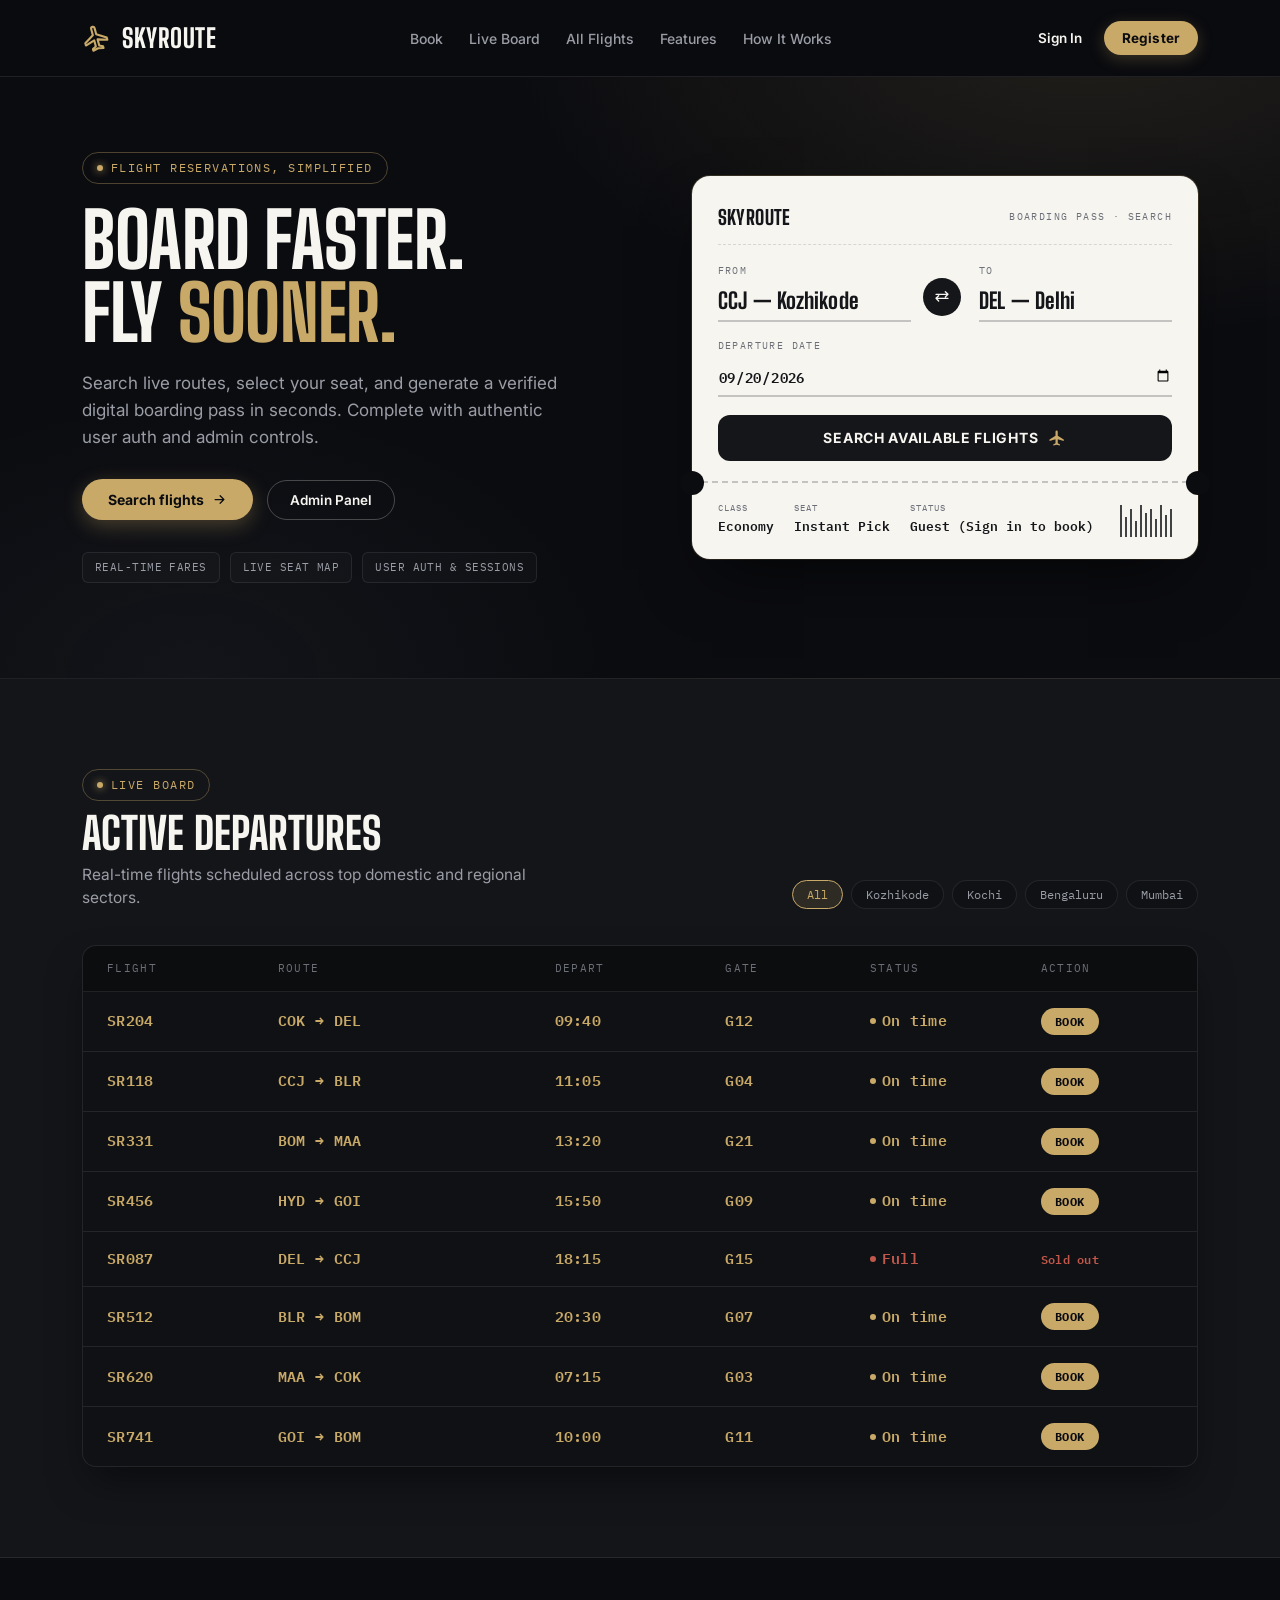
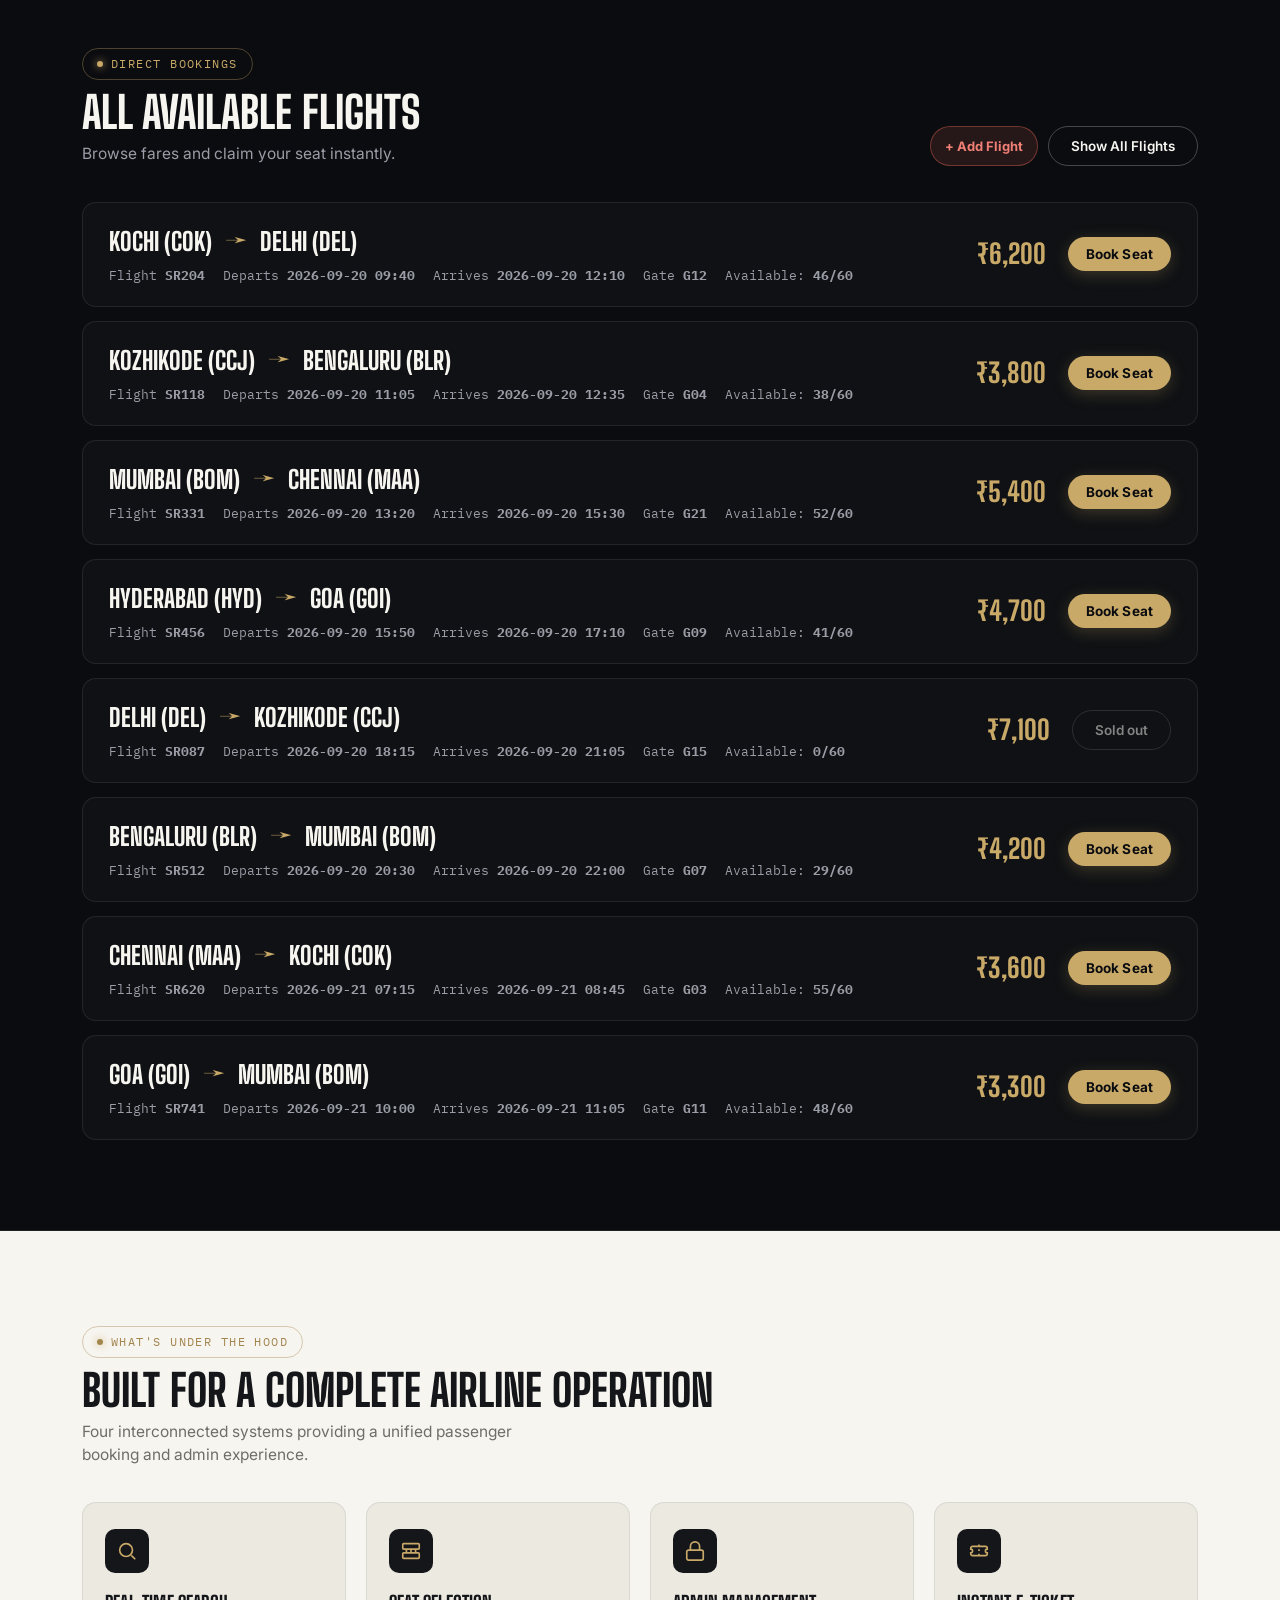
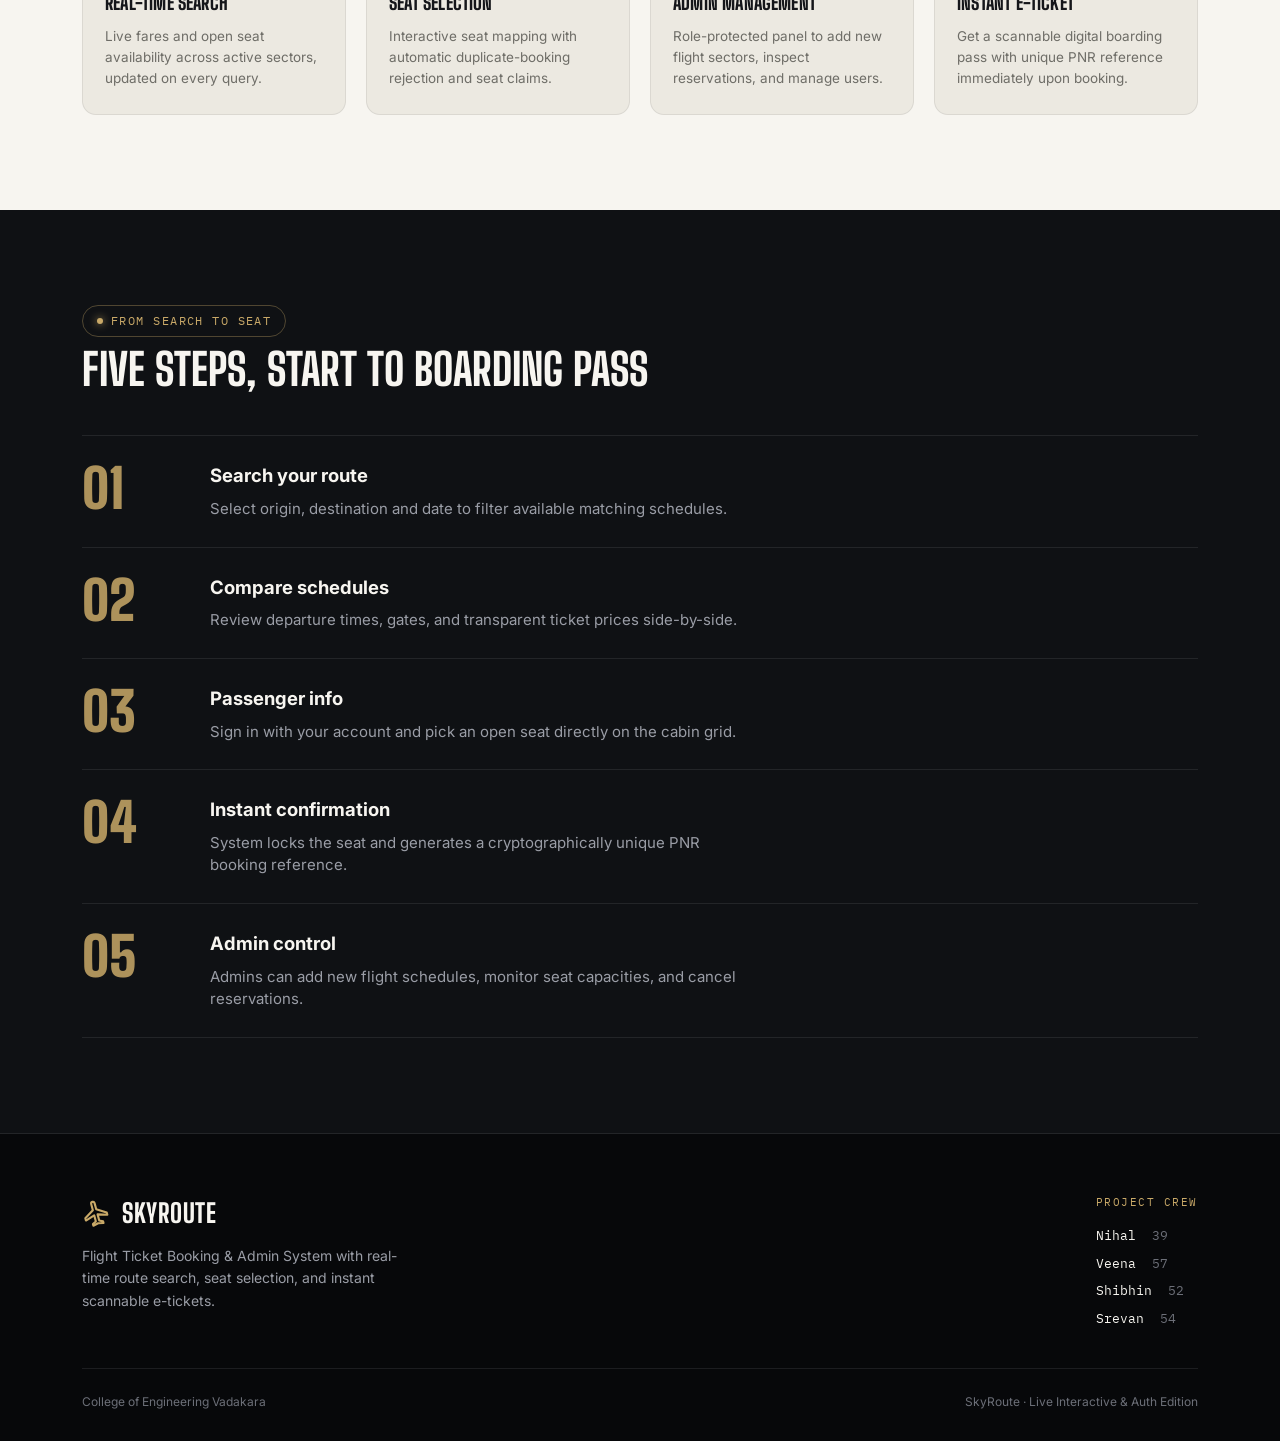
<file: index.html>
<!DOCTYPE html>
<html lang="en">
<head>
<meta charset="UTF-8">
<meta name="viewport" content="width=device-width, initial-scale=1.0">
<title>SkyRoute — Flight Ticket Booking & Auth System</title>
<meta name="description" content="SkyRoute flight ticket booking with full authentication, role-based admin controls, real-time route search, seat selection, and e-tickets.">
<link rel="preconnect" href="https://fonts.googleapis.com">
<link rel="preconnect" href="https://fonts.gstatic.com" crossorigin>
<link href="https://fonts.googleapis.com/css2?family=Big+Shoulders+Display:wght@700;800;900&family=IBM+Plex+Mono:wght@400;500;600;700&family=Inter:wght@400;500;600;700;800&display=swap" rel="stylesheet">
<style>
:root{
  --night:#0B0C10;
  --night-2:#131519;
  --night-3:#0F1114;
  --night-4:#07080A;
  --paper:#F7F5F0;
  --paper-2:#ECE9E1;
  --amber:#C9A968;
  --amber-dim:#A3854E;
  --sky:#8CA3B8;
  --ink:#15161A;
  --muted:#9A9DA6;
  --muted-2:#6C6F78;
  --line:rgba(154,157,166,0.14);
  --line-strong:rgba(201,169,104,0.3);
  --red:#C1584B;
  --green:#4CAF50;

  --f-display:'Big Shoulders Display', -apple-system, sans-serif;
  --f-body:'Inter', -apple-system, sans-serif;
  --f-mono:'IBM Plex Mono', monospace;
}

*{box-sizing:border-box; margin:0; padding:0;}
html{scroll-behavior:smooth;}
body{
  font-family:var(--f-body);
  background:var(--night);
  color:var(--paper);
  line-height:1.5;
  -webkit-font-smoothing:antialiased;
  min-height:100vh;
}
img,svg{display:block; max-width:100%;}
a{color:inherit; text-decoration:none;}
button{font-family:inherit; cursor:pointer;}
select,input{font-family:inherit;}
.wrap{max-width:1180px; margin:0 auto; padding:0 32px;}

*:focus-visible{outline:2px solid var(--amber); outline-offset:3px; border-radius:4px;}

/* ---------- FLASH TOAST ---------- */
.flash-wrap{
  position:fixed; top:86px; left:50%; transform:translateX(-50%); z-index:9999;
  width:90%; max-width:480px; pointer-events:none;
}
.flash{
  font-family:var(--f-mono); font-size:13px; letter-spacing:0.02em;
  padding:14px 18px; border-radius:10px; margin-bottom:10px;
  border:1px solid var(--line); pointer-events:auto;
  box-shadow:0 10px 30px rgba(0,0,0,0.6);
  animation:slideDown .3s ease-out;
  display:flex; justify-content:space-between; align-items:center;
}
@keyframes slideDown{from{opacity:0; transform:translateY(-15px);} to{opacity:1; transform:translateY(0);}}
.flash-success{ color:var(--amber); border-color:rgba(201,169,104,0.4); background:#181714; }
.flash-error{ color:var(--red); border-color:rgba(193,88,75,0.4); background:#1A1211; }

/* ---------- NAVIGATION ---------- */
.nav{
  position:sticky; top:0; z-index:100;
  background:rgba(11,12,16,0.92);
  backdrop-filter:blur(14px);
  border-bottom:1px solid var(--line);
}
.nav .wrap{
  display:flex; align-items:center; justify-content:space-between;
  height:76px;
}
.brand{display:flex; align-items:center; gap:12px; cursor:pointer;}
.brand svg{width:28px; height:28px; color:var(--amber); transform:rotate(-15deg); transition:transform .3s ease;}
.brand:hover svg{transform:rotate(0deg) scale(1.08);}
.brand span{
  font-family:var(--f-display); font-weight:800; font-size:26px;
  letter-spacing:0.02em; text-transform:uppercase; color:var(--paper);
}
.nav-links{display:flex; align-items:center; gap:26px; list-style:none;}
.nav-links a{
  font-size:14px; font-weight:500; color:var(--muted);
  transition:color .2s ease;
}
.nav-links a:hover{color:var(--paper);}
.nav-cta{display:flex; align-items:center; gap:10px;}

.user-badge{
  font-family:var(--f-mono); font-size:12px; color:var(--amber);
  display:inline-flex; align-items:center; gap:6px; background:rgba(201,169,104,0.1);
  padding:5px 12px; border-radius:999px; border:1px solid rgba(201,169,104,0.25);
}
.user-badge.admin{
  color:#F08075; background:rgba(193,88,75,0.15); border-color:rgba(193,88,75,0.4);
}

.btn-ghost{
  background:none; border:none; color:var(--paper);
  font-size:13.5px; font-weight:600; padding:8px 12px;
  border-radius:8px; transition:background .2s;
}
.btn-ghost:hover{background:rgba(255,255,255,0.06);}

.btn-admin{
  background:rgba(193,88,75,0.15); border:1px solid rgba(193,88,75,0.5); color:#F08075;
  font-size:13px; font-weight:700; padding:7px 14px; border-radius:999px;
  display:inline-flex; align-items:center; gap:6px; transition:all .2s;
}
.btn-admin:hover{background:rgba(193,88,75,0.3); border-color:#F08075; color:#fff;}

.btn-amber{
  background:var(--amber); color:var(--night);
  border:none; padding:9px 18px; border-radius:999px;
  font-size:13.5px; font-weight:700; letter-spacing:0.01em;
  display:inline-flex; align-items:center; gap:6px;
  transition:transform .15s ease, background .15s ease, box-shadow .2s;
  box-shadow:0 4px 16px rgba(201,169,104,0.25);
}
.btn-amber:hover{background:#DCC28C; transform:translateY(-1px); box-shadow:0 6px 20px rgba(201,169,104,0.4);}

@media (max-width:960px){ .nav-links{display:none;} }

/* ---------- HERO ---------- */
.hero{
  padding:75px 0 95px;
  background:
    radial-gradient(ellipse 900px 500px at 85% -10%, rgba(201,169,104,0.12), transparent 65%),
    radial-gradient(ellipse 600px 400px at 15% 100%, rgba(140,163,184,0.06), transparent 70%),
    var(--night);
  overflow:hidden;
  border-bottom:1px solid var(--line);
}
.hero .wrap{
  display:grid;
  grid-template-columns:1.05fr 0.95fr;
  gap:50px;
  align-items:center;
}
.eyebrow{
  display:inline-flex; align-items:center; gap:8px;
  font-family:var(--f-mono); font-size:12px; letter-spacing:0.12em;
  text-transform:uppercase; color:var(--amber);
  border:1px solid rgba(201,169,104,0.35); border-radius:999px;
  padding:6px 14px; margin-bottom:20px;
}
.eyebrow::before{content:''; width:6px; height:6px; border-radius:50%; background:var(--amber); box-shadow:0 0 8px var(--amber);}
.hero h1{
  font-family:var(--f-display); font-weight:800;
  font-size:clamp(46px, 6vw, 76px);
  line-height:0.96; letter-spacing:-0.01em;
  text-transform:uppercase;
  margin-bottom:20px;
}
.hero h1 em{font-style:normal; color:var(--amber); text-decoration:underline decoration-thickness-2 decoration-amber/40;}
.hero p.lead{
  font-size:17px; color:var(--muted); max-width:480px; margin-bottom:28px; line-height:1.6;
}
.hero-actions{display:flex; align-items:center; gap:14px; margin-bottom:32px; flex-wrap:wrap;}
.btn-outline{
  background:none; border:1px solid rgba(247,245,240,0.25); color:var(--paper);
  padding:11px 22px; border-radius:999px; font-size:13.5px; font-weight:600;
  display:inline-flex; align-items:center; gap:8px;
  transition:border-color .2s ease, background .2s ease;
}
.btn-outline:hover{border-color:var(--paper); background:rgba(247,245,240,0.08);}
.btn-amber-lg{
  background:var(--amber); color:var(--night); border:none;
  padding:12px 26px; border-radius:999px; font-size:14px; font-weight:700;
  display:inline-flex; align-items:center; gap:8px;
  transition:transform .15s ease, background .15s ease, box-shadow .2s;
  box-shadow:0 6px 20px rgba(201,169,104,0.3);
}
.btn-amber-lg:hover{background:#DCC28C; transform:translateY(-2px); box-shadow:0 8px 26px rgba(201,169,104,0.45);}
.hero-tags{display:flex; gap:10px; flex-wrap:wrap;}
.tag{
  font-family:var(--f-mono); font-size:11px; letter-spacing:0.04em;
  color:var(--muted); border:1px solid var(--line); border-radius:6px;
  padding:6px 12px; text-transform:uppercase; background:rgba(255,255,255,0.02);
}

/* ---------- BOARDING PASS SEARCH CARD ---------- */
.pass{
  position:relative;
  background:var(--paper);
  color:var(--ink);
  border-radius:18px;
  box-shadow:0 30px 60px -20px rgba(0,0,0,0.65), 0 0 0 1px rgba(201,169,104,0.2);
}
.pass-top{padding:26px 26px 20px;}
.pass-head{
  display:flex; justify-content:space-between; align-items:center;
  margin-bottom:18px; border-bottom:1px dashed rgba(21,22,26,0.14); padding-bottom:12px;
}
.pass-head .mark{
  font-family:var(--f-display); font-weight:800; font-size:20px;
  text-transform:uppercase; letter-spacing:0.02em; color:var(--ink);
}
.pass-head .label{
  font-family:var(--f-mono); font-size:10px; letter-spacing:0.14em;
  text-transform:uppercase; color:var(--muted-2);
}

.route-row{
  display:grid; grid-template-columns:1fr 44px 1fr;
  align-items:center; gap:12px; margin-bottom:16px;
}
.field label{
  display:block; font-family:var(--f-mono); font-size:10px;
  letter-spacing:0.14em; text-transform:uppercase; color:var(--muted-2);
  margin-bottom:5px;
}
.field select, .field input{
  width:100%; appearance:none; -webkit-appearance:none;
  background:transparent; border:none; border-bottom:2px solid rgba(21,22,26,0.22);
  font-family:var(--f-display); font-weight:800; font-size:22px;
  color:var(--ink); padding:4px 0 6px; letter-spacing:0.01em;
  outline:none; transition:border-color .2s;
}
.field select:focus, .field input:focus{border-bottom-color:var(--amber-dim);}
.swap-btn{
  width:38px; height:38px; border-radius:50%; align-self:end;
  margin-bottom:6px;
  background:var(--ink); color:var(--paper); border:none;
  display:flex; align-items:center; justify-content:center;
  transition:transform .3s ease, background .2s;
}
.swap-btn:hover{background:#2A2D34; transform:rotate(180deg);}
.swap-btn svg{width:16px; height:16px;}

.sub-row{
  display:grid; grid-template-columns:1fr; gap:16px; margin-bottom:18px;
}
.sub-row input[type="date"]{
  font-family:var(--f-mono); font-weight:600; font-size:14px; color:var(--ink);
  padding:6px 0;
}

.search-btn{
  width:100%; background:var(--ink); color:var(--paper); border:none;
  padding:14px; border-radius:12px; font-weight:700; font-size:14px;
  display:flex; align-items:center; justify-content:center; gap:10px;
  text-transform:uppercase; letter-spacing:0.05em;
  transition:background .2s ease;
}
.search-btn:hover{background:#23272F;}
.search-btn svg{width:18px; height:18px; fill:var(--amber);}

.perf{
  position:relative; height:0; border-top:2px dashed rgba(21,22,26,0.22);
  margin:0;
}
.perf::before,.perf::after{
  content:''; position:absolute; top:-12px; width:24px; height:24px;
  border-radius:50%; background:var(--night);
}
.perf::before{left:-12px;}
.perf::after{right:-12px;}

.pass-bottom{
  padding:18px 26px 22px; display:flex; justify-content:space-between; align-items:flex-end; gap:14px;
}
.stub-info{display:flex; gap:20px; flex-wrap:wrap;}
.stub-info div span{display:block;}
.stub-info .k{font-family:var(--f-mono); font-size:9px; letter-spacing:0.12em; color:var(--muted-2); text-transform:uppercase; margin-bottom:3px;}
.stub-info .v{font-family:var(--f-mono); font-size:13px; font-weight:600; color:var(--ink);}
.barcode{display:flex; align-items:flex-end; gap:3px; height:32px;}
.barcode i{display:block; width:2px; background:var(--ink); opacity:0.8;}

/* ---------- LIVE BOARD ---------- */
.board-section{background:var(--night-2); padding:90px 0; border-bottom:1px solid var(--line);}
.section-head{margin-bottom:36px; display:flex; justify-content:space-between; align-items:flex-end; flex-wrap:wrap; gap:20px;}
.section-head .eyebrow{margin-bottom:10px;}
.section-head h2{
  font-family:var(--f-display); font-weight:800; text-transform:uppercase;
  font-size:clamp(32px,4vw,44px); line-height:1; margin-bottom:8px;
}
.section-head p{color:var(--muted); font-size:15.5px; max-width:480px;}

.board-controls{display:flex; gap:8px; flex-wrap:wrap;}
.pill-btn{
  background:var(--night-3); border:1px solid var(--line); color:var(--muted);
  font-family:var(--f-mono); font-size:12px; padding:6px 14px; border-radius:999px;
  transition:all .2s;
}
.pill-btn.active, .pill-btn:hover{background:rgba(201,169,104,0.15); border-color:var(--amber); color:var(--amber);}

.board{
  background:var(--night-3);
  border:1px solid var(--line);
  border-radius:14px;
  overflow:hidden;
  box-shadow:0 20px 40px -10px rgba(0,0,0,0.5);
}
.board-row{
  display:grid;
  grid-template-columns:1.2fr 2fr 1.2fr 1fr 1.2fr 1fr;
  gap:12px;
  align-items:center;
  padding:16px 24px;
  font-family:var(--f-mono);
  border-bottom:1px solid var(--line);
  transition:background .2s;
}
.board-row:last-child{border-bottom:none;}
.board-row:not(.header):hover{background:rgba(255,255,255,0.02);}
.board-row.header{
  color:var(--muted-2); font-size:11px; letter-spacing:0.12em; text-transform:uppercase;
  padding:14px 24px; background:rgba(0,0,0,0.25);
}
.board-row.data{
  color:var(--amber); font-size:15px; font-weight:600; letter-spacing:0.02em;
}
.status{display:inline-flex; align-items:center; gap:6px;}
.status.ontime{color:var(--amber);}
.status.boarding{color:var(--sky);}
.status.full{color:var(--red);}
.status::before{content:''; width:6px; height:6px; border-radius:50%; background:currentColor;}

.btn-book-sm{
  background:var(--amber); color:var(--night); border:none;
  padding:6px 14px; border-radius:999px; font-weight:700; font-size:12px;
  text-transform:uppercase; letter-spacing:0.04em; transition:all .15s;
}
.btn-book-sm:hover{background:#DCC28C; transform:scale(1.05);}

/* ---------- FLIGHT RESULTS SECTION ---------- */
.results-section{padding:90px 0; background:var(--night); border-bottom:1px solid var(--line);}
.results-grid{display:flex; flex-direction:column; gap:14px; margin-top:20px;}
.flight-card{
  background:var(--night-3); border:1px solid var(--line); border-radius:14px;
  padding:20px 26px; display:flex; justify-content:space-between; align-items:center;
  flex-wrap:wrap; gap:18px; transition:border-color .2s, transform .2s;
}
.flight-card:hover{border-color:var(--line-strong); transform:translateY(-2px);}
.flight-card-left{display:flex; flex-direction:column; gap:6px;}
.flight-route{
  font-family:var(--f-display); font-weight:800; font-size:25px; text-transform:uppercase;
}
.flight-route .arrow{color:var(--amber); margin:0 8px;}
.flight-meta{display:flex; gap:18px; flex-wrap:wrap; font-family:var(--f-mono); color:var(--muted); font-size:13px;}
.flight-card-right{display:flex; align-items:center; gap:22px;}
.flight-price{font-family:var(--f-display); font-weight:800; font-size:27px; color:var(--amber);}

/* ---------- ADMIN MODAL / DASHBOARD ---------- */
.admin-modal-grid{display:flex; flex-direction:column; gap:22px;}
.admin-box{
  background:var(--paper-2); border-radius:12px; padding:20px; border:1px solid rgba(21,22,26,0.1);
}
.admin-box h4{
  font-family:var(--f-display); font-weight:800; font-size:18px; text-transform:uppercase;
  margin-bottom:14px; color:var(--ink);
}
.admin-form-grid{
  display:grid; grid-template-columns:repeat(3, 1fr); gap:10px; margin-bottom:12px;
}
.admin-form-grid input{
  background:var(--paper); border:1px solid rgba(21,22,26,0.2); border-radius:6px;
  padding:8px 10px; font-family:var(--f-mono); font-size:12.5px; color:var(--ink);
}
.admin-table{
  width:100%; border-collapse:collapse; font-family:var(--f-mono); font-size:12px;
}
.admin-table th{
  text-align:left; color:var(--muted-2); padding:8px 6px; border-bottom:1px solid rgba(21,22,26,0.15); font-weight:600; text-transform:uppercase; font-size:10px;
}
.admin-table td{
  padding:8px 6px; border-bottom:1px solid rgba(21,22,26,0.08); color:var(--ink);
}
.btn-del{
  background:none; border:1px solid rgba(193,88,75,0.4); color:var(--red);
  padding:3px 8px; border-radius:999px; font-size:11px; font-weight:600;
}
.btn-del:hover{background:rgba(193,88,75,0.1);}

/* ---------- FEATURES ---------- */
.features{background:var(--paper); color:var(--ink); padding:95px 0;}
.features .eyebrow{color:var(--amber-dim); border-color:rgba(163,133,78,0.4);}
.features .eyebrow::before{background:var(--amber-dim);}
.features .section-head h2{color:var(--ink);}
.features .section-head p{color:#6E6D67;}
.feature-grid{
  display:grid; grid-template-columns:repeat(4,1fr); gap:20px; margin-top:26px;
}
.feature-card{
  background:var(--paper-2); border-radius:14px; padding:26px 22px;
  border:1px solid rgba(21,22,26,0.08);
  transition:transform .2s ease, box-shadow .2s ease;
}
.feature-card:hover{transform:translateY(-4px); box-shadow:0 16px 30px -14px rgba(21,22,26,0.25);}
.feature-icon{
  width:44px; height:44px; border-radius:10px; background:var(--ink);
  display:flex; align-items:center; justify-content:center; margin-bottom:16px;
}
.feature-icon svg{width:22px; height:22px; color:var(--amber); stroke:var(--amber);}
.feature-card h3{
  font-family:var(--f-display); font-weight:800; font-size:19px;
  text-transform:uppercase; margin-bottom:8px; letter-spacing:0.01em; color:var(--ink);
}
.feature-card p{font-size:13.5px; color:#6E6D67; line-height:1.55;}

@media (max-width:960px){ .feature-grid{grid-template-columns:1fr 1fr;} }
@media (max-width:560px){ .feature-grid{grid-template-columns:1fr;} }

/* ---------- PROCESS ---------- */
.process{background:var(--night-3); padding:95px 0; border-bottom:1px solid var(--line);}
.steps{display:flex; flex-direction:column; margin-top:26px;}
.step{
  display:grid; grid-template-columns:100px 1fr; gap:28px;
  padding:26px 0; border-top:1px solid var(--line);
}
.step:last-child{border-bottom:1px solid var(--line);}
.step .num{
  font-family:var(--f-display); font-weight:900; font-size:54px;
  color:var(--amber); line-height:1; opacity:0.85;
}
.step h3{
  font-family:var(--f-body); font-weight:700; font-size:18.5px; margin-bottom:8px;
}
.step p{color:var(--muted); font-size:15px; max-width:540px;}

/* ---------- MODALS ---------- */
.modal-overlay{
  position:fixed; inset:0; z-index:1000;
  background:rgba(0,0,0,0.8); backdrop-filter:blur(8px);
  display:none; align-items:center; justify-content:center; padding:20px;
  overflow-y:auto;
}
.modal-overlay.open{display:flex;}
.modal-card{
  background:var(--paper); color:var(--ink);
  border-radius:20px; width:100%; max-width:520px;
  box-shadow:0 30px 70px -10px rgba(0,0,0,0.85);
  position:relative; animation:modalPop .25s ease-out;
  overflow:hidden; max-height:90vh; display:flex; flex-direction:column;
}
@keyframes modalPop{ from{opacity:0; transform:scale(0.94) translateY(10px);} to{opacity:1; transform:scale(1) translateY(0);} }

.modal-header{
  background:var(--ink); color:var(--paper); padding:18px 24px;
  display:flex; justify-content:space-between; align-items:center; flex-shrink:0;
}
.modal-header h3{
  font-family:var(--f-display); font-weight:800; font-size:22px; text-transform:uppercase; letter-spacing:0.02em;
}
.modal-close{
  background:none; border:none; color:var(--muted); font-size:26px; line-height:1;
  transition:color .2s;
}
.modal-close:hover{color:var(--paper);}

.modal-body{padding:24px; overflow-y:auto;}

/* Auth form styling */
.auth-field{margin-bottom:14px;}
.auth-field label{
  display:block; font-family:var(--f-mono); font-size:10px; letter-spacing:0.12em;
  text-transform:uppercase; color:var(--muted-2); margin-bottom:5px;
}
.auth-field input{
  width:100%; background:none; border:none; border-bottom:2px solid rgba(21,22,26,0.2);
  font-family:var(--f-mono); font-weight:600; font-size:15px; color:var(--ink);
  padding:6px 0 8px;
}
.auth-field input:focus{border-bottom-color:var(--amber-dim); outline:none;}

.seat-picker{
  display:grid; grid-template-columns:repeat(6, 1fr); gap:8px; margin:16px 0;
}
.seat-btn{
  background:var(--paper-2); border:1px solid rgba(21,22,26,0.15);
  padding:8px 4px; border-radius:6px; font-family:var(--f-mono); font-size:12px; font-weight:700;
  color:var(--ink); transition:all .15s;
}
.seat-btn:hover:not(.taken){background:var(--amber); color:var(--night); transform:scale(1.08);}
.seat-btn.selected{background:var(--amber); color:var(--night); border-color:var(--amber-dim); font-weight:900;}
.seat-btn.taken{background:#E0DCD3; color:#A09E97; cursor:not-allowed; text-decoration:line-through;}

/* ---------- TICKET MODAL ---------- */
.ticket{
  background:var(--paper); color:var(--ink); border-radius:18px; overflow:hidden;
  border:1px solid rgba(201,169,104,0.3); text-align:left;
  box-shadow:0 20px 50px -10px rgba(0,0,0,0.4);
}
.ticket-header{
  background:var(--ink); color:var(--paper); padding:18px 24px;
  display:flex; justify-content:space-between; align-items:center;
}
.ticket-header .brand span{ font-size:18px; font-family:var(--f-display); font-weight:800; text-transform:uppercase; }
.ticket-ref{ font-family:var(--f-mono); color:var(--amber); font-weight:700; letter-spacing:0.06em; font-size:14px; }
.ticket-route{
  padding:22px 24px 6px; font-family:var(--f-display); font-weight:800;
  font-size:28px; text-transform:uppercase; color:var(--ink);
}
.ticket-route .arrow{ color:var(--amber-dim); margin:0 10px; }
.ticket-grid{ display:grid; grid-template-columns:1fr 1fr; gap:16px; padding:18px 24px 22px; }
.ticket-grid > div{ display:flex; flex-direction:column; }
.ticket-grid .label{ font-family:var(--f-mono); font-size:9.5px; color:var(--muted-2); text-transform:uppercase; letter-spacing:0.12em; margin-bottom:3px; }
.ticket-grid .value{ font-family:var(--f-mono); font-weight:700; font-size:14px; color:var(--ink); }
.ticket-barcode{
  display:flex; align-items:flex-end; justify-content:center; gap:3px; height:38px; padding:0 24px 20px;
}
.ticket-barcode i{ display:block; width:2px; background:var(--ink); opacity:0.8; }

/* ---------- FOOTER ---------- */
footer{background:var(--night-4); padding:60px 0 30px;}
.footer-top{
  display:flex; justify-content:space-between; align-items:flex-start;
  gap:40px; flex-wrap:wrap; padding-bottom:36px; border-bottom:1px solid var(--line);
}
.footer-brand .brand{margin-bottom:12px;}
.footer-brand p{color:var(--muted); font-size:14px; max-width:320px; line-height:1.6;}
.crew-label{
  font-family:var(--f-mono); font-size:11px; letter-spacing:0.14em;
  text-transform:uppercase; color:var(--amber); margin-bottom:12px;
}
.crew-list{list-style:none; font-family:var(--f-mono); font-size:13px; color:var(--paper);}
.crew-list li{padding:4px 0; display:flex; gap:16px;}
.crew-list li .role{color:var(--muted-2);}
.footer-bottom{
  padding-top:24px; display:flex; justify-content:space-between;
  flex-wrap:wrap; gap:10px; font-size:12px; color:var(--muted-2);
}

@media print{
  body *{visibility:hidden;}
  #ticketModal, #ticketModal *{visibility:visible;}
  #ticketModal{position:absolute; left:0; top:0; width:100%;}
  .modal-close, .modal-header button, .btn-print{display:none !important;}
}
</style>
</head>
<body>

<!-- FLASH NOTIFICATION CONTAINER -->
<div class="flash-wrap" id="flashWrap"></div>

<!-- NAV -->
<header class="nav">
  <div class="wrap">
    <div class="brand" onclick="window.scrollTo({top:0, behavior:'smooth'})">
      <svg viewBox="0 0 24 24" fill="none" stroke="currentColor" stroke-width="1.8" stroke-linecap="round" stroke-linejoin="round"><path d="M21 16v-2l-8-5V3.5a1.5 1.5 0 0 0-3 0V9l-8 5v2l8-2.5V19l-3 1.5V22l4.5-1 4.5 1v-1.5L13 19v-5.5l8 2.5z"/></svg>
      <span>SkyRoute</span>
    </div>
    <ul class="nav-links">
      <li><a href="#book">Book</a></li>
      <li><a href="#board">Live Board</a></li>
      <li><a href="#all-flights">All Flights</a></li>
      <li><a href="#features">Features</a></li>
      <li><a href="#process">How It Works</a></li>
    </ul>
    <div class="nav-cta" id="navCta">
      <!-- Injected via JavaScript based on Auth state -->
    </div>
  </div>
</header>

<!-- HERO -->
<section class="hero" id="book">
  <div class="wrap">
    <div class="hero-copy">
      <div class="eyebrow">Flight reservations, simplified</div>
      <h1>Board faster.<br>Fly <em>sooner.</em></h1>
      <p class="lead">Search live routes, select your seat, and generate a verified digital boarding pass in seconds. Complete with authentic user auth and admin controls.</p>
      <div class="hero-actions">
        <button onclick="scrollToSection('book-form')" class="btn-amber-lg">
          Search flights
          <svg viewBox="0 0 24 24" fill="none" stroke="currentColor" stroke-width="2" stroke-linecap="round" stroke-linejoin="round" width="15" height="15"><path d="M5 12h14M13 6l6 6-6 6"/></svg>
        </button>
        <button onclick="handleAdminNavClick()" class="btn-outline">
          Admin Panel
        </button>
      </div>
      <div class="hero-tags">
        <span class="tag">Real-time fares</span>
        <span class="tag">Live seat map</span>
        <span class="tag">User Auth &amp; Sessions</span>
      </div>
    </div>

    <!-- BOARDING PASS SEARCH CARD -->
    <div class="pass" id="book-form">
      <form id="searchForm" onsubmit="handleSearch(event)">
        <div class="pass-top">
          <div class="pass-head">
            <span class="mark">SkyRoute</span>
            <span class="label">Boarding Pass · Search</span>
          </div>

          <div class="route-row">
            <div class="field">
              <label>From</label>
              <select id="fromSel">
                <option value="CCJ">CCJ — Kozhikode</option>
                <option value="COK">COK — Kochi</option>
                <option value="BLR">BLR — Bengaluru</option>
                <option value="BOM">BOM — Mumbai</option>
                <option value="DEL">DEL — Delhi</option>
                <option value="MAA">MAA — Chennai</option>
                <option value="GOI">GOI — Goa</option>
                <option value="HYD">HYD — Hyderabad</option>
              </select>
            </div>
            <button type="button" class="swap-btn" id="swapBtn" onclick="swapAirports()" aria-label="Swap airports">
              <svg viewBox="0 0 24 24" fill="none" stroke="currentColor" stroke-width="2" stroke-linecap="round" stroke-linejoin="round"><path d="M7 10l-4 4 4 4M3 14h18M17 4l4 4-4 4M21 8H3"/></svg>
            </button>
            <div class="field">
              <label>To</label>
              <select id="toSel">
                <option value="DEL" selected>DEL — Delhi</option>
                <option value="BLR">BLR — Bengaluru</option>
                <option value="BOM">BOM — Mumbai</option>
                <option value="COK">COK — Kochi</option>
                <option value="CCJ">CCJ — Kozhikode</option>
                <option value="MAA">MAA — Chennai</option>
                <option value="GOI">GOI — Goa</option>
                <option value="HYD">HYD — Hyderabad</option>
              </select>
            </div>
          </div>

          <div class="sub-row">
            <div class="field">
              <label>Departure Date</label>
              <input type="date" id="dateInput" value="2026-09-20">
            </div>
          </div>

          <button type="submit" class="search-btn">
            Search Available Flights
            <svg viewBox="0 0 24 24"><path d="M21 16v-2l-8-5V3.5a1.5 1.5 0 0 0-3 0V9l-8 5v2l8-2.5V19l-3 1.5V22l4.5-1 4.5 1v-1.5L13 19v-5.5l8 2.5z"/></svg>
          </button>
        </div>

        <div class="perf"></div>

        <div class="pass-bottom">
          <div class="stub-info">
            <div><span class="k">Class</span><span class="v">Economy</span></div>
            <div><span class="k">Seat</span><span class="v">Instant Pick</span></div>
            <div><span class="k">Status</span><span class="v" id="stubStatus">Registered Access</span></div>
          </div>
          <div class="barcode" aria-hidden="true">
            <i style="height:32px"></i><i style="height:20px"></i><i style="height:28px"></i><i style="height:16px"></i>
            <i style="height:32px"></i><i style="height:24px"></i><i style="height:28px"></i><i style="height:18px"></i>
            <i style="height:32px"></i><i style="height:22px"></i><i style="height:28px"></i>
          </div>
        </div>
      </form>
    </div>
  </div>
</section>

<!-- LIVE DEPARTURE BOARD -->
<section class="board-section" id="board">
  <div class="wrap">
    <div class="section-head">
      <div>
        <div class="eyebrow">Live Board</div>
        <h2>Active Departures</h2>
        <p>Real-time flights scheduled across top domestic and regional sectors.</p>
      </div>
      <div class="board-controls">
        <button class="pill-btn active" onclick="filterBoard('ALL', this)">All</button>
        <button class="pill-btn" onclick="filterBoard('CCJ', this)">Kozhikode</button>
        <button class="pill-btn" onclick="filterBoard('COK', this)">Kochi</button>
        <button class="pill-btn" onclick="filterBoard('BLR', this)">Bengaluru</button>
        <button class="pill-btn" onclick="filterBoard('BOM', this)">Mumbai</button>
      </div>
    </div>

    <div class="board" id="depBoard">
      <div class="board-row header">
        <span>Flight</span><span>Route</span><span>Depart</span><span>Gate</span><span>Status</span><span>Action</span>
      </div>
      <div id="boardRows"></div>
    </div>
  </div>
</section>

<!-- FLIGHT SEARCH RESULTS -->
<section class="results-section" id="all-flights">
  <div class="wrap">
    <div class="section-head">
      <div>
        <div class="eyebrow">Direct Bookings</div>
        <h2 id="resultsHeading">All Available Flights</h2>
        <p id="resultsSub">Browse fares and claim your seat instantly.</p>
      </div>
      <div style="display:flex; gap:10px;">
        <button class="btn-admin" onclick="handleAdminNavClick()">+ Add Flight</button>
        <button class="btn-outline" onclick="resetFilters()">Show All Flights</button>
      </div>
    </div>

    <div class="results-grid" id="flightsList"></div>
  </div>
</section>

<!-- FEATURES -->
<section class="features" id="features">
  <div class="wrap">
    <div class="section-head">
      <div>
        <div class="eyebrow">What's under the hood</div>
        <h2>Built for a complete airline operation</h2>
        <p>Four interconnected systems providing a unified passenger booking and admin experience.</p>
      </div>
    </div>
    <div class="feature-grid">
      <div class="feature-card">
        <div class="feature-icon">
          <svg viewBox="0 0 24 24" fill="none" stroke="currentColor" stroke-width="1.8"><circle cx="11" cy="11" r="7"/><path d="M21 21l-4.3-4.3"/></svg>
        </div>
        <h3>Real-time search</h3>
        <p>Live fares and open seat availability across active sectors, updated on every query.</p>
      </div>
      <div class="feature-card">
        <div class="feature-icon">
          <svg viewBox="0 0 24 24" fill="none" stroke="currentColor" stroke-width="1.8"><rect x="3" y="4" width="18" height="6" rx="1"/><rect x="3" y="14" width="18" height="6" rx="1"/><path d="M7 10v4M12 10v4M17 10v4"/></svg>
        </div>
        <h3>Seat selection</h3>
        <p>Interactive seat mapping with automatic duplicate-booking rejection and seat claims.</p>
      </div>
      <div class="feature-card">
        <div class="feature-icon">
          <svg viewBox="0 0 24 24" fill="none" stroke="currentColor" stroke-width="1.8"><rect x="3" y="11" width="18" height="11" rx="2" ry="2"></rect><path d="M7 11V7a5 5 0 0 1 10 0v4"></path></svg>
        </div>
        <h3>Admin Management</h3>
        <p>Role-protected panel to add new flight sectors, inspect reservations, and manage users.</p>
      </div>
      <div class="feature-card">
        <div class="feature-icon">
          <svg viewBox="0 0 24 24" fill="none" stroke="currentColor" stroke-width="1.8"><path d="M3 9a2 2 0 0 1 2-2h14a2 2 0 0 1 2 2v1a2 2 0 0 0 0 4v1a2 2 0 0 1-2 2H5a2 2 0 0 1-2-2v-1a2 2 0 0 0 0-4z"/><path d="M12 5v14" stroke-dasharray="2 3"/></svg>
        </div>
        <h3>Instant e-ticket</h3>
        <p>Get a scannable digital boarding pass with unique PNR reference immediately upon booking.</p>
      </div>
    </div>
  </div>
</section>

<!-- PROCESS -->
<section class="process" id="process">
  <div class="wrap">
    <div class="section-head">
      <div>
        <div class="eyebrow">From search to seat</div>
        <h2>Five steps, start to boarding pass</h2>
      </div>
    </div>
    <div class="steps">
      <div class="step">
        <span class="num">01</span>
        <div><h3>Search your route</h3><p>Select origin, destination and date to filter available matching schedules.</p></div>
      </div>
      <div class="step">
        <span class="num">02</span>
        <div><h3>Compare schedules</h3><p>Review departure times, gates, and transparent ticket prices side-by-side.</p></div>
      </div>
      <div class="step">
        <span class="num">03</span>
        <div><h3>Passenger info</h3><p>Sign in with your account and pick an open seat directly on the cabin grid.</p></div>
      </div>
      <div class="step">
        <span class="num">04</span>
        <div><h3>Instant confirmation</h3><p>System locks the seat and generates a cryptographically unique PNR booking reference.</p></div>
      </div>
      <div class="step">
        <span class="num">05</span>
        <div><h3>Admin control</h3><p>Admins can add new flight schedules, monitor seat capacities, and cancel reservations.</p></div>
      </div>
    </div>
  </div>
</section>

<!-- FOOTER -->
<footer>
  <div class="wrap">
    <div class="footer-top">
      <div class="footer-brand">
        <div class="brand">
          <svg viewBox="0 0 24 24" fill="none" stroke="currentColor" stroke-width="1.8" stroke-linecap="round" stroke-linejoin="round" style="color:var(--amber)"><path d="M21 16v-2l-8-5V3.5a1.5 1.5 0 0 0-3 0V9l-8 5v2l8-2.5V19l-3 1.5V22l4.5-1 4.5 1v-1.5L13 19v-5.5l8 2.5z"/></svg>
          <span>SkyRoute</span>
        </div>
        <p>Flight Ticket Booking &amp; Admin System with real-time route search, seat selection, and instant scannable e-tickets.</p>
      </div>
      <div>
        <div class="crew-label">Project Crew</div>
        <ul class="crew-list">
          <li><span>Nihal</span><span class="role">39</span></li>
          <li><span>Veena</span><span class="role">57</span></li>
          <li><span>Shibhin</span><span class="role">52</span></li>
          <li><span>Srevan</span><span class="role">54</span></li>
        </ul>
      </div>
    </div>
    <div class="footer-bottom">
      <span>College of Engineering Vadakara</span>
      <span>SkyRoute · Live Interactive &amp; Auth Edition</span>
    </div>
  </div>
</footer>

<!-- AUTH MODAL (LOGIN & SIGN UP) -->
<div class="modal-overlay" id="authModal">
  <div class="modal-card" style="max-width:440px;">
    <div class="modal-header">
      <h3 id="authModalTitle">Member Sign In</h3>
      <button class="modal-close" onclick="closeModal('authModal')">&times;</button>
    </div>
    <div class="modal-body">
      
      <!-- Quick Demo Login Buttons -->
      <div style="background:var(--paper-2); padding:12px 14px; border-radius:10px; margin-bottom:18px;">
        <div style="font-family:var(--f-mono); font-size:10.5px; color:var(--muted-2); text-transform:uppercase; margin-bottom:8px; font-weight:700;">⚡ Quick Demo Login:</div>
        <div style="display:flex; gap:8px;">
          <button type="button" class="btn-book-sm" onclick="quickLogin('admin@skyroute.com', 'Admin@123')" style="background:var(--red); color:#fff; font-size:11px;">
            Log In as Admin
          </button>
          <button type="button" class="btn-book-sm" onclick="quickLogin('nihal@example.com', 'Nihal@123')" style="font-size:11px;">
            Log In as Passenger
          </button>
        </div>
      </div>

      <!-- Login Form -->
      <form id="loginForm" onsubmit="handleLogin(event)">
        <div class="auth-field">
          <label for="loginEmail">Email Address</label>
          <input type="email" id="loginEmail" placeholder="admin@skyroute.com" required autofocus>
        </div>
        <div class="auth-field">
          <label for="loginPassword">Password</label>
          <input type="password" id="loginPassword" placeholder="••••••••" required>
        </div>
        <button type="submit" class="search-btn" style="margin-top:16px;">
          Sign In
        </button>
        <p style="text-align:center; margin-top:16px; font-size:13.5px; color:var(--muted-2);">
          No account yet? <a href="javascript:void(0)" onclick="toggleAuthMode('register')" style="color:var(--amber-dim); font-weight:700;">Sign up</a>
        </p>
      </form>

      <!-- Register Form -->
      <form id="registerForm" onsubmit="handleRegister(event)" style="display:none;">
        <div class="auth-field">
          <label for="regName">Full Name</label>
          <input type="text" id="regName" placeholder="e.g. Nihal Nambiar" required>
        </div>
        <div class="auth-field">
          <label for="regEmail">Email Address</label>
          <input type="email" id="regEmail" placeholder="name@example.com" required>
        </div>
        <div class="auth-field">
          <label for="regPassword">Password (min 6 chars)</label>
          <input type="password" id="regPassword" minlength="6" placeholder="••••••••" required>
        </div>
        <div class="auth-field">
          <label for="regConfirm">Confirm Password</label>
          <input type="password" id="regConfirm" minlength="6" placeholder="••••••••" required>
        </div>
        <button type="submit" class="search-btn" style="margin-top:16px;">
          Create Account
        </button>
        <p style="text-align:center; margin-top:16px; font-size:13.5px; color:var(--muted-2);">
          Already have an account? <a href="javascript:void(0)" onclick="toggleAuthMode('login')" style="color:var(--amber-dim); font-weight:700;">Log in</a>
        </p>
      </form>

    </div>
  </div>
</div>

<!-- ADMIN PANEL MODAL -->
<div class="modal-overlay" id="adminModal">
  <div class="modal-card" style="max-width:740px;">
    <div class="modal-header">
      <div style="display:flex; align-items:center; gap:10px;">
        <span style="background:var(--red); color:#fff; font-size:10px; font-family:var(--f-mono); padding:3px 8px; border-radius:4px; font-weight:700;">ADMIN ONLY</span>
        <h3>SkyRoute Airline Control Panel</h3>
      </div>
      <button class="modal-close" onclick="closeModal('adminModal')">&times;</button>
    </div>
    <div class="modal-body">
      <div class="admin-modal-grid">
        
        <!-- Add Flight -->
        <div class="admin-box">
          <h4>+ Add New Flight Schedule</h4>
          <form id="adminAddFlightForm" onsubmit="adminAddFlight(event)">
            <div class="admin-form-grid">
              <input type="text" id="addFlightNo" placeholder="Flight (e.g. SR882)" required>
              <input type="text" id="addOriginCode" placeholder="Origin (e.g. COK)" maxlength="4" required>
              <input type="text" id="addOriginCity" placeholder="Origin City (Kochi)" required>
              <input type="text" id="addDestCode" placeholder="Dest (e.g. DEL)" maxlength="4" required>
              <input type="text" id="addDestCity" placeholder="Dest City (Delhi)" required>
              <input type="text" id="addGate" placeholder="Gate (e.g. G08)" required>
              <input type="text" id="addDepart" placeholder="Depart (2026-09-20 14:00)" required>
              <input type="text" id="addArrive" placeholder="Arrive (2026-09-20 16:30)" required>
              <input type="number" id="addPrice" placeholder="Fare &#8377; (e.g. 5200)" required>
            </div>
            <button type="submit" class="search-btn" style="padding:10px;">Add Flight to System</button>
          </form>
        </div>

        <!-- Manage Flights -->
        <div class="admin-box">
          <h4>Active Flights (<span id="adminFlightCount">0</span>)</h4>
          <div style="max-height:180px; overflow-y:auto;">
            <table class="admin-table" id="adminFlightsTable"></table>
          </div>
        </div>

        <!-- System Bookings -->
        <div class="admin-box">
          <h4>All System Bookings (<span id="adminBookingCount">0</span>)</h4>
          <div style="max-height:180px; overflow-y:auto;">
            <table class="admin-table" id="adminBookingsTable"></table>
          </div>
        </div>

        <!-- Users -->
        <div class="admin-box">
          <h4>Registered Accounts (<span id="adminUserCount">0</span>)</h4>
          <div style="max-height:140px; overflow-y:auto;">
            <table class="admin-table" id="adminUsersTable"></table>
          </div>
        </div>

      </div>
    </div>
  </div>
</div>

<!-- BOOKING MODAL -->
<div class="modal-overlay" id="bookingModal">
  <div class="modal-card">
    <div class="modal-header">
      <h3 id="modalFlightTitle">Book Flight</h3>
      <button class="modal-close" onclick="closeModal('bookingModal')">&times;</button>
    </div>
    <div class="modal-body">
      <div id="modalFlightSummary" style="font-family:var(--f-mono); font-size:13px; color:var(--muted-2); background:var(--paper-2); padding:14px 16px; border-radius:10px; margin-bottom:18px; line-height:1.6;"></div>
      
      <form id="bookFlightForm" onsubmit="confirmBooking(event)">
        <div class="field" style="margin-bottom:14px;">
          <label style="color:var(--muted-2);">Passenger Full Name</label>
          <input type="text" id="passengerName" placeholder="e.g. Nihal Nambiar" required style="font-size:16px; font-family:var(--f-body); border-bottom:2px solid rgba(21,22,26,0.2); padding:6px 0;">
        </div>

        <div class="field" style="margin-bottom:16px;">
          <label style="color:var(--muted-2);">Select Seat (<span id="selectedSeatLabel">Choose below</span>)</label>
          <div class="seat-picker" id="seatPicker"></div>
          <input type="hidden" id="selectedSeatInput" required>
        </div>

        <button type="submit" class="search-btn" style="margin-top:10px;">
          Confirm Booking &amp; Generate E-Ticket
          <svg viewBox="0 0 24 24"><path d="M21 16v-2l-8-5V3.5a1.5 1.5 0 0 0-3 0V9l-8 5v2l8-2.5V19l-3 1.5V22l4.5-1 4.5 1v-1.5L13 19v-5.5l8 2.5z"/></svg>
        </button>
      </form>
    </div>
  </div>
</div>

<!-- TICKET MODAL -->
<div class="modal-overlay" id="ticketModal">
  <div class="modal-card" style="max-width:480px;">
    <div class="modal-header">
      <h3>Official E-Ticket</h3>
      <button class="modal-close" onclick="closeModal('ticketModal')">&times;</button>
    </div>
    <div class="modal-body" style="padding:20px;">
      <div class="ticket" id="ticketContent"></div>
      <div style="display:flex; gap:10px; margin-top:18px;">
        <button class="search-btn btn-print" onclick="window.print()" style="flex:1;">
          Print / Save PDF
        </button>
        <button class="btn-outline" onclick="closeModal('ticketModal')" style="color:var(--ink); border-color:rgba(21,22,26,0.25);">
          Close
        </button>
      </div>
    </div>
  </div>
</div>

<!-- MY BOOKINGS MODAL -->
<div class="modal-overlay" id="myBookingsModal">
  <div class="modal-card" style="max-width:560px;">
    <div class="modal-header">
      <h3>My Reserved Bookings</h3>
      <button class="modal-close" onclick="closeModal('myBookingsModal')">&times;</button>
    </div>
    <div class="modal-body">
      <div id="myBookingsList" style="display:flex; flex-direction:column; gap:12px;"></div>
    </div>
  </div>
</div>

<script>
// INITIAL SEED DATA
const defaultUsers = [
  { id: 1, full_name: "SkyRoute Admin", email: "admin@skyroute.com", password: "Admin@123", role: "admin" },
  { id: 2, full_name: "Nihal Nambiar", email: "nihal@example.com", password: "Nihal@123", role: "user" },
  { id: 3, full_name: "Veena", email: "veena@example.com", password: "Veena@123", role: "user" }
];

const initialFlights = [
  { id: 1, flight_number: "SR204", origin_code: "COK", origin_city: "Kochi", destination_code: "DEL", destination_city: "Delhi", departure_time: "2026-09-20 09:40", arrival_time: "2026-09-20 12:10", gate: "G12", price: 6200, seats_total: 60, seats_taken: 14 },
  { id: 2, flight_number: "SR118", origin_code: "CCJ", origin_city: "Kozhikode", destination_code: "BLR", destination_city: "Bengaluru", departure_time: "2026-09-20 11:05", arrival_time: "2026-09-20 12:35", gate: "G04", price: 3800, seats_total: 60, seats_taken: 22 },
  { id: 3, flight_number: "SR331", origin_code: "BOM", origin_city: "Mumbai", destination_code: "MAA", destination_city: "Chennai", departure_time: "2026-09-20 13:20", arrival_time: "2026-09-20 15:30", gate: "G21", price: 5400, seats_total: 60, seats_taken: 8 },
  { id: 4, flight_number: "SR456", origin_code: "HYD", origin_city: "Hyderabad", destination_code: "GOI", destination_city: "Goa", departure_time: "2026-09-20 15:50", arrival_time: "2026-09-20 17:10", gate: "G09", price: 4700, seats_total: 60, seats_taken: 19 },
  { id: 5, flight_number: "SR087", origin_code: "DEL", origin_city: "Delhi", destination_code: "CCJ", destination_city: "Kozhikode", departure_time: "2026-09-20 18:15", arrival_time: "2026-09-20 21:05", gate: "G15", price: 7100, seats_total: 60, seats_taken: 60 },
  { id: 6, flight_number: "SR512", origin_code: "BLR", origin_city: "Bengaluru", destination_code: "BOM", destination_city: "Mumbai", departure_time: "2026-09-20 20:30", arrival_time: "2026-09-20 22:00", gate: "G07", price: 4200, seats_total: 60, seats_taken: 31 },
  { id: 7, flight_number: "SR620", origin_code: "MAA", origin_city: "Chennai", destination_code: "COK", destination_city: "Kochi", departure_time: "2026-09-21 07:15", arrival_time: "2026-09-21 08:45", gate: "G03", price: 3600, seats_total: 60, seats_taken: 5 },
  { id: 8, flight_number: "SR741", origin_code: "GOI", origin_city: "Goa", destination_code: "BOM", destination_city: "Mumbai", departure_time: "2026-09-21 10:00", arrival_time: "2026-09-21 11:05", gate: "G11", price: 3300, seats_total: 60, seats_taken: 12 }
];

// STATE STORAGE
let currentUser = JSON.parse(localStorage.getItem('skyroute_currentUser') || 'null');
let users = JSON.parse(localStorage.getItem('skyroute_users') || JSON.stringify(defaultUsers));
let flights = JSON.parse(localStorage.getItem('skyroute_flights') || JSON.stringify(initialFlights));
let activeBookingFlight = null;

// FLASH TOAST NOTIFICATIONS
function showToast(message, type = 'success') {
  const wrap = document.getElementById('flashWrap');
  const toast = document.createElement('div');
  toast.className = `flash flash-${type}`;
  toast.innerHTML = `<span>${message}</span><span style="cursor:pointer; margin-left:12px; font-weight:700;" onclick="this.parentElement.remove()">&times;</span>`;
  wrap.appendChild(toast);
  setTimeout(() => { toast.remove(); }, 4000);
}

// AUTH MANAGEMENT
function renderNavAuth() {
  const navCta = document.getElementById('navCta');
  const bookingCount = getBookings().length;

  if (currentUser) {
    const isAdmin = currentUser.role === 'admin';
    const shortName = currentUser.full_name.split(' ')[0];

    navCta.innerHTML = `
      ${isAdmin ? `
        <button class="btn-admin" onclick="openAdminModal()">
          <svg viewBox="0 0 24 24" width="13" height="13" fill="none" stroke="currentColor" stroke-width="2"><rect x="3" y="11" width="18" height="11" rx="2" ry="2"></rect><path d="M7 11V7a5 5 0 0 1 10 0v4"></path></svg>
          Admin Panel
        </button>
      ` : `
        <button class="btn-ghost" onclick="openMyBookings()">My Bookings (${bookingCount})</button>
      `}
      <span class="user-badge ${isAdmin ? 'admin' : ''}">
        ${isAdmin ? '👑' : '👤'} ${shortName}
      </span>
      <button class="btn-ghost" onclick="logout()" style="color:var(--red);">Log Out</button>
    `;
    document.getElementById('stubStatus').innerText = `${shortName} (${currentUser.role.toUpperCase()})`;
  } else {
    navCta.innerHTML = `
      <button class="btn-ghost" onclick="openAuthModal('login')">Sign In</button>
      <button class="btn-amber" onclick="openAuthModal('register')">Register</button>
    `;
    document.getElementById('stubStatus').innerText = "Guest (Sign in to book)";
  }
}

function openAuthModal(mode = 'login') {
  toggleAuthMode(mode);
  document.getElementById('authModal').classList.add('open');
}

function toggleAuthMode(mode) {
  if (mode === 'login') {
    document.getElementById('authModalTitle').innerText = 'Member Sign In';
    document.getElementById('loginForm').style.display = 'block';
    document.getElementById('registerForm').style.display = 'none';
  } else {
    document.getElementById('authModalTitle').innerText = 'Create Account';
    document.getElementById('loginForm').style.display = 'none';
    document.getElementById('registerForm').style.display = 'block';
  }
}

function quickLogin(email, pass) {
  document.getElementById('loginEmail').value = email;
  document.getElementById('loginPassword').value = pass;
  document.getElementById('loginForm').dispatchEvent(new Event('submit'));
}

function handleLogin(e) {
  e.preventDefault();
  const email = document.getElementById('loginEmail').value.trim().toLowerCase();
  const pass = document.getElementById('loginPassword').value;

  const found = users.find(u => u.email.toLowerCase() === email && u.password === pass);
  if (found) {
    currentUser = found;
    localStorage.setItem('skyroute_currentUser', JSON.stringify(currentUser));
    renderNavAuth();
    closeModal('authModal');
    showToast(`Welcome back, ${found.full_name}! (${found.role.toUpperCase()})`, 'success');

    // If an action was pending (e.g. booking)
    if (activeBookingFlight) {
      openBookingModal(activeBookingFlight.id);
    }
  } else {
    showToast('Invalid email or password. Use demo login buttons above.', 'error');
  }
}

function handleRegister(e) {
  e.preventDefault();
  const name = document.getElementById('regName').value.trim();
  const email = document.getElementById('regEmail').value.trim().toLowerCase();
  const pass = document.getElementById('regPassword').value;
  const conf = document.getElementById('regConfirm').value;

  if (pass !== conf) {
    showToast('Passwords do not match.', 'error');
    return;
  }
  if (users.some(u => u.email.toLowerCase() === email)) {
    showToast('An account with this email already exists.', 'error');
    return;
  }

  const newUser = {
    id: Date.now(),
    full_name: name,
    email: email,
    password: pass,
    role: "user"
  };

  users.push(newUser);
  localStorage.setItem('skyroute_users', JSON.stringify(users));
  currentUser = newUser;
  localStorage.setItem('skyroute_currentUser', JSON.stringify(currentUser));
  renderNavAuth();
  closeModal('authModal');
  showToast(`Account created! Welcome, ${name}.`, 'success');
}

function logout() {
  currentUser = null;
  localStorage.removeItem('skyroute_currentUser');
  renderNavAuth();
  showToast('Logged out successfully.', 'success');
}

function handleAdminNavClick() {
  if (!currentUser) {
    showToast('Please sign in as Admin to access the management panel.', 'error');
    openAuthModal('login');
    return;
  }
  if (currentUser.role !== 'admin') {
    showToast('403 Forbidden: Your account does not have administrator privileges.', 'error');
    return;
  }
  openAdminModal();
}

// STORAGE HELPERS
function saveFlightsToStorage() {
  localStorage.setItem('skyroute_flights', JSON.stringify(flights));
}

function getBookings() {
  try {
    return JSON.parse(localStorage.getItem('skyroute_bookings') || '[]');
  } catch(e) {
    return [];
  }
}

function saveBooking(booking) {
  const list = getBookings();
  list.unshift(booking);
  localStorage.setItem('skyroute_bookings', JSON.stringify(list));
  renderNavAuth();
}

// BOARD RENDERING
function renderBoard(filterOrigin = 'ALL') {
  const boardEl = document.getElementById('boardRows');
  const filtered = filterOrigin === 'ALL' ? flights : flights.filter(f => f.origin_code === filterOrigin);
  
  boardEl.innerHTML = filtered.map(f => {
    const isFull = f.seats_taken >= f.seats_total;
    const stClass = isFull ? 'full' : 'ontime';
    const stText = isFull ? 'Full' : 'On time';
    const timeStr = f.departure_time.split(' ')[1] || f.departure_time;

    return `
      <div class="board-row data">
        <span>${f.flight_number}</span>
        <span>${f.origin_code} &#8594; ${f.destination_code}</span>
        <span>${timeStr}</span>
        <span>${f.gate}</span>
        <span class="status ${stClass}">${stText}</span>
        <span>
          ${isFull 
            ? `<span style="font-size:12px; color:var(--red);">Sold out</span>` 
            : `<button class="btn-book-sm" onclick="initiateBooking(${f.id})">Book</button>`
          }
        </span>
      </div>
    `;
  }).join('');
}

function filterBoard(code, btn) {
  document.querySelectorAll('.pill-btn').forEach(b => b.classList.remove('active'));
  if (btn) btn.classList.add('active');
  renderBoard(code);
}

// FLIGHTS RENDERING
function renderFlights(list = flights) {
  const listEl = document.getElementById('flightsList');
  if (list.length === 0) {
    listEl.innerHTML = `<div style="padding:40px; text-align:center; color:var(--muted); font-family:var(--f-mono);">No matching flights found.</div>`;
    return;
  }

  listEl.innerHTML = list.map(f => {
    const isFull = f.seats_taken >= f.seats_total;
    return `
      <div class="flight-card">
        <div class="flight-card-left">
          <div class="flight-route">
            ${f.origin_city} (${f.origin_code}) <span class="arrow">&#8594;</span> ${f.destination_city} (${f.destination_code})
          </div>
          <div class="flight-meta">
            <span>Flight <strong>${f.flight_number}</strong></span>
            <span>Departs <strong>${f.departure_time}</strong></span>
            <span>Arrives <strong>${f.arrival_time}</strong></span>
            <span>Gate <strong>${f.gate}</strong></span>
            <span>Available: <strong>${f.seats_total - f.seats_taken}/${f.seats_total}</strong></span>
          </div>
        </div>
        <div class="flight-card-right">
          <div class="flight-price">&#8377;${f.price.toLocaleString('en-IN')}</div>
          ${isFull 
            ? `<button class="btn-outline" style="opacity:0.5; cursor:not-allowed;" disabled>Sold out</button>`
            : `<button class="btn-amber" onclick="initiateBooking(${f.id})">Book Seat</button>`
          }
        </div>
      </div>
    `;
  }).join('');
}

function swapAirports() {
  const fromSel = document.getElementById('fromSel');
  const toSel = document.getElementById('toSel');
  const tmp = fromSel.value;
  fromSel.value = toSel.value;
  toSel.value = tmp;
  document.getElementById('swapBtn').classList.toggle('spin');
}

function handleSearch(e) {
  e.preventDefault();
  const from = document.getElementById('fromSel').value;
  const to = document.getElementById('toSel').value;
  const date = document.getElementById('dateInput').value;

  const matched = flights.filter(f => f.origin_code === from && f.destination_code === to);
  document.getElementById('resultsHeading').innerText = `Flights from ${from} to ${to}`;
  document.getElementById('resultsSub').innerText = `${matched.length} flight(s) found for ${date}`;
  renderFlights(matched);
  scrollToSection('all-flights');
}

function resetFilters() {
  document.getElementById('resultsHeading').innerText = 'All Available Flights';
  document.getElementById('resultsSub').innerText = 'Browse fares and claim your seat instantly.';
  renderFlights(flights);
}

// BOOKING FLOW (LOGIN REQUIRED)
function initiateBooking(flightId) {
  if (!currentUser) {
    activeBookingFlight = flights.find(f => f.id === flightId);
    showToast('Please sign in or register to book a flight.', 'error');
    openAuthModal('login');
    return;
  }
  openBookingModal(flightId);
}

function openBookingModal(flightId) {
  const flight = flights.find(f => f.id === flightId);
  if (!flight) return;
  activeBookingFlight = flight;

  document.getElementById('modalFlightTitle').innerText = `Book ${flight.flight_number}`;
  document.getElementById('modalFlightSummary').innerHTML = `
    <strong>${flight.origin_city} (${flight.origin_code}) &#8594; ${flight.destination_city} (${flight.destination_code})</strong><br>
    Departure: ${flight.departure_time} · Arrival: ${flight.arrival_time}<br>
    Gate: ${flight.gate} · Fare: &#8377;${flight.price.toLocaleString('en-IN')}
  `;

  document.getElementById('passengerName').value = currentUser ? currentUser.full_name : '';

  const seatPicker = document.getElementById('seatPicker');
  const seatLetters = ['A', 'B', 'C', 'D', 'E', 'F'];
  let seatHtml = '';
  const takenSeats = ['12A', '12B', '14C', '14D', '15F', '16A'];
  for (let row = 12; row <= 15; row++) {
    for (let l of seatLetters) {
      const seatCode = `${row}${l}`;
      const isTaken = takenSeats.includes(seatCode);
      seatHtml += `
        <button type="button" class="seat-btn ${isTaken ? 'taken' : ''}" 
                onclick="selectSeat('${seatCode}', this)" ${isTaken ? 'disabled' : ''}>
          ${seatCode}
        </button>
      `;
    }
  }
  seatPicker.innerHTML = seatHtml;
  document.getElementById('selectedSeatLabel').innerText = 'Choose below';
  document.getElementById('selectedSeatInput').value = '';
  document.getElementById('bookingModal').classList.add('open');
}

function selectSeat(seatCode, btn) {
  document.querySelectorAll('.seat-btn').forEach(b => b.classList.remove('selected'));
  btn.classList.add('selected');
  document.getElementById('selectedSeatLabel').innerText = `Selected: ${seatCode}`;
  document.getElementById('selectedSeatInput').value = seatCode;
}

function confirmBooking(e) {
  e.preventDefault();
  const passenger = document.getElementById('passengerName').value.trim();
  const seat = document.getElementById('selectedSeatInput').value;

  if (!seat) {
    showToast('Please select a seat from the cabin layout.', 'error');
    return;
  }

  const pnr = 'SR-' + Math.random().toString(36).substring(2, 10).toUpperCase();
  const booking = {
    booking_ref: pnr,
    passenger_name: passenger,
    user_email: currentUser ? currentUser.email : 'guest@skyroute.com',
    seat_number: seat,
    flight_number: activeBookingFlight.flight_number,
    origin_code: activeBookingFlight.origin_code,
    origin_city: activeBookingFlight.origin_city,
    destination_code: activeBookingFlight.destination_code,
    destination_city: activeBookingFlight.destination_city,
    departure_time: activeBookingFlight.departure_time,
    arrival_time: activeBookingFlight.arrival_time,
    gate: activeBookingFlight.gate,
    price: activeBookingFlight.price,
    status: 'Confirmed',
    booked_at: new Date().toLocaleDateString()
  };

  activeBookingFlight.seats_taken++;
  saveFlightsToStorage();
  saveBooking(booking);
  renderBoard();
  renderFlights();
  closeModal('bookingModal');
  showToast('Booking confirmed! E-ticket generated.', 'success');
  showTicket(booking);
}

function showTicket(b) {
  const ticketEl = document.getElementById('ticketContent');
  ticketEl.innerHTML = `
    <div class="ticket-header">
      <div class="brand"><span>SkyRoute</span></div>
      <span class="ticket-ref">${b.booking_ref}</span>
    </div>
    <div class="ticket-route">
      ${b.origin_code} <span class="arrow">&#8594;</span> ${b.destination_code}
    </div>
    <div class="ticket-grid">
      <div><span class="label">Passenger</span><span class="value">${b.passenger_name}</span></div>
      <div><span class="label">Flight</span><span class="value">${b.flight_number}</span></div>
      <div><span class="label">Seat</span><span class="value">${b.seat_number}</span></div>
      <div><span class="label">Gate</span><span class="value">${b.gate}</span></div>
      <div><span class="label">Departs</span><span class="value">${b.departure_time}</span></div>
      <div><span class="label">Arrives</span><span class="value">${b.arrival_time}</span></div>
      <div><span class="label">Fare Paid</span><span class="value">&#8377;${b.price.toLocaleString('en-IN')}</span></div>
      <div><span class="label">Status</span><span class="value" style="color:var(--amber-dim)">${b.status}</span></div>
    </div>
    <div class="ticket-barcode" aria-hidden="true">
      <i style="height:32px"></i><i style="height:20px"></i><i style="height:28px"></i><i style="height:16px"></i>
      <i style="height:32px"></i><i style="height:24px"></i><i style="height:28px"></i><i style="height:18px"></i>
      <i style="height:32px"></i><i style="height:22px"></i><i style="height:28px"></i><i style="height:20px"></i>
      <i style="height:32px"></i><i style="height:16px"></i><i style="height:28px"></i>
    </div>
  `;
  document.getElementById('ticketModal').classList.add('open');
}

// MY BOOKINGS MODAL
function openMyBookings() {
  const allBookings = getBookings();
  const userEmail = currentUser ? currentUser.email.toLowerCase() : '';
  const list = allBookings.filter(b => !userEmail || (b.user_email && b.user_email.toLowerCase() === userEmail));

  const container = document.getElementById('myBookingsList');
  if (list.length === 0) {
    container.innerHTML = `<div style="text-align:center; padding:30px; color:var(--muted-2); font-family:var(--f-mono);">No bookings reserved under your account yet. Search a flight to book!</div>`;
  } else {
    container.innerHTML = list.map(b => `
      <div style="background:var(--paper-2); padding:16px 20px; border-radius:12px; display:flex; justify-content:space-between; align-items:center;">
        <div>
          <div style="font-family:var(--f-display); font-weight:800; font-size:20px; color:var(--ink);">
            ${b.origin_code} &#8594; ${b.destination_code} (${b.flight_number})
          </div>
          <div style="font-family:var(--f-mono); font-size:12px; color:var(--muted-2);">
            Passenger: ${b.passenger_name} · Seat: ${b.seat_number} · Ref: <strong>${b.booking_ref}</strong>
          </div>
        </div>
        <button class="btn-book-sm" onclick='showTicket(${JSON.stringify(b)})'>View Ticket</button>
      </div>
    `).join('');
  }
  document.getElementById('myBookingsModal').classList.add('open');
}

// ADMIN PANEL LOGIC
function openAdminModal() {
  renderAdminPanel();
  document.getElementById('adminModal').classList.add('open');
}

function renderAdminPanel() {
  document.getElementById('adminFlightCount').innerText = flights.length;
  const flightTable = document.getElementById('adminFlightsTable');
  flightTable.innerHTML = `
    <thead><tr><th>Flight</th><th>Route</th><th>Seats</th><th>Price</th><th>Action</th></tr></thead>
    <tbody>
      ${flights.map(f => `
        <tr>
          <td><strong>${f.flight_number}</strong></td>
          <td>${f.origin_code} &#8594; ${f.destination_code}</td>
          <td>${f.seats_taken}/${f.seats_total}</td>
          <td>&#8377;${f.price}</td>
          <td><button class="btn-del" onclick="adminDeleteFlight(${f.id})">Remove</button></td>
        </tr>
      `).join('')}
    </tbody>
  `;

  const allBookings = getBookings();
  document.getElementById('adminBookingCount').innerText = allBookings.length;
  const bookingTable = document.getElementById('adminBookingsTable');
  if (allBookings.length === 0) {
    bookingTable.innerHTML = `<tbody><tr><td colspan="5" style="text-align:center; color:var(--muted-2);">No passenger bookings yet.</td></tr></tbody>`;
  } else {
    bookingTable.innerHTML = `
      <thead><tr><th>PNR</th><th>Passenger</th><th>Flight</th><th>Seat</th><th>Fare</th></tr></thead>
      <tbody>
        ${allBookings.map(b => `
          <tr>
            <td><strong>${b.booking_ref}</strong></td>
            <td>${b.passenger_name}</td>
            <td>${b.flight_number}</td>
            <td>${b.seat_number}</td>
            <td>&#8377;${b.price}</td>
          </tr>
        `).join('')}
      </tbody>
    `;
  }

  document.getElementById('adminUserCount').innerText = users.length;
  const userTable = document.getElementById('adminUsersTable');
  userTable.innerHTML = `
    <thead><tr><th>Name</th><th>Email</th><th>Role</th></tr></thead>
    <tbody>
      ${users.map(u => `
        <tr>
          <td>${u.full_name}</td>
          <td>${u.email}</td>
          <td><span style="font-weight:700; color:${u.role === 'admin' ? 'var(--red)' : 'var(--ink)'}">${u.role.toUpperCase()}</span></td>
        </tr>
      `).join('')}
    </tbody>
  `;
}

function adminAddFlight(e) {
  e.preventDefault();
  const newFlight = {
    id: Date.now(),
    flight_number: document.getElementById('addFlightNo').value.toUpperCase(),
    origin_code: document.getElementById('addOriginCode').value.toUpperCase(),
    origin_city: document.getElementById('addOriginCity').value,
    destination_code: document.getElementById('addDestCode').value.toUpperCase(),
    destination_city: document.getElementById('addDestCity').value,
    departure_time: document.getElementById('addDepart').value,
    arrival_time: document.getElementById('addArrive').value,
    gate: document.getElementById('addGate').value.toUpperCase(),
    price: parseFloat(document.getElementById('addPrice').value),
    seats_total: 60,
    seats_taken: 0
  };

  flights.unshift(newFlight);
  saveFlightsToStorage();
  renderBoard();
  renderFlights();
  renderAdminPanel();
  document.getElementById('adminAddFlightForm').reset();
  showToast(`Flight ${newFlight.flight_number} added successfully!`, 'success');
}

function adminDeleteFlight(id) {
  if (confirm("Remove this flight from system?")) {
    flights = flights.filter(f => f.id !== id);
    saveFlightsToStorage();
    renderBoard();
    renderFlights();
    renderAdminPanel();
    showToast('Flight removed.', 'success');
  }
}

function closeModal(id) {
  document.getElementById(id).classList.remove('open');
}

function scrollToSection(id) {
  const el = document.getElementById(id);
  if (el) el.scrollIntoView({ behavior: 'smooth' });
}

// INIT
document.addEventListener('DOMContentLoaded', () => {
  renderNavAuth();
  renderBoard();
  renderFlights();
});
</script>
</body>
</html>
</file>
